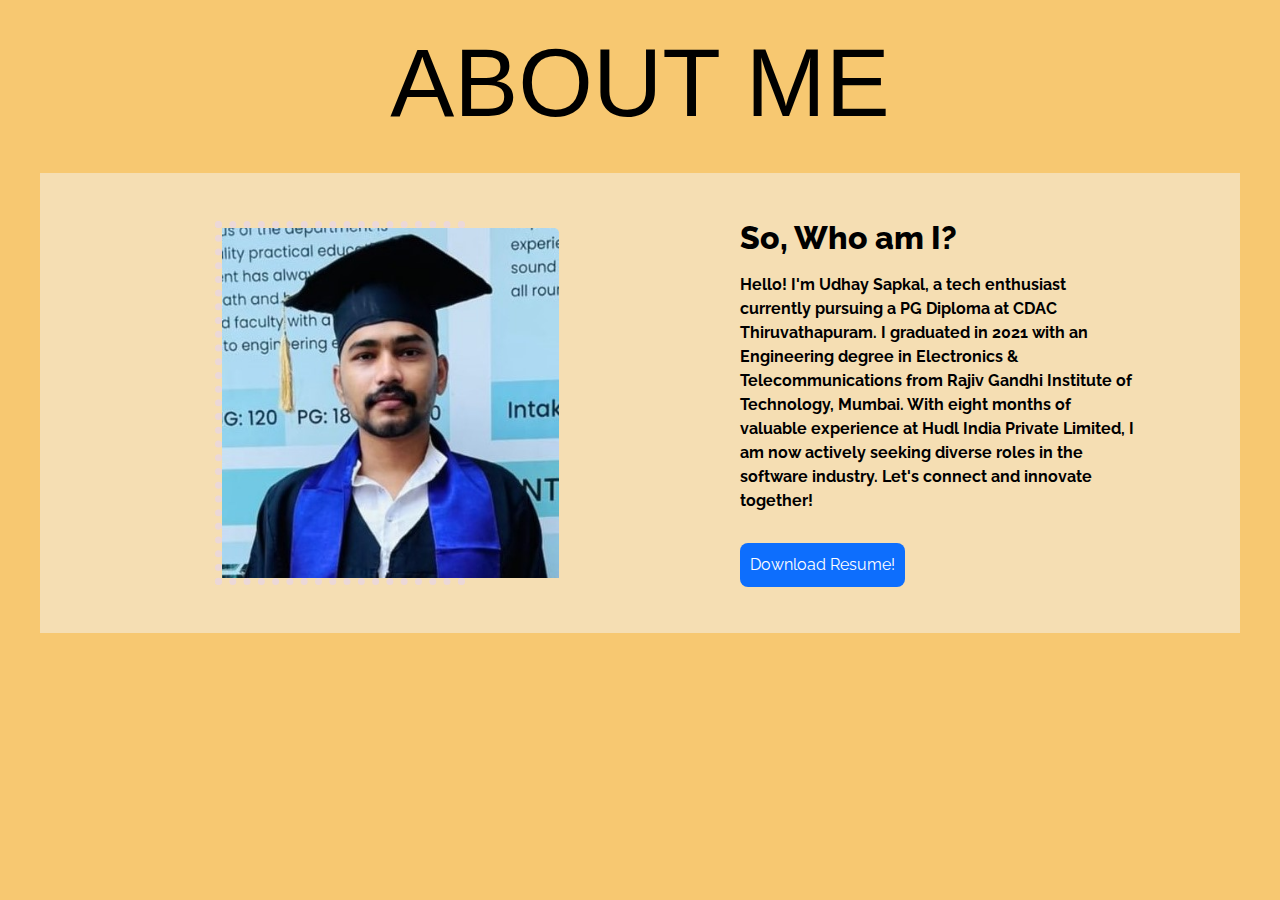
<file: about.html>
<!DOCTYPE html>
<html lang="en">
<head>
    <meta charset="UTF-8">
    <meta name="viewport" content="width=device-width, initial-scale=1.0">
    <link href="https://fonts.googleapis.com/css2?family=Raleway:wght@100&display=swap" rel="stylesheet">
    <link href="https://cdn.jsdelivr.net/npm/bootstrap@5.3.2/dist/css/bootstrap.min.css" rel="stylesheet">
    <link rel="stylesheet" href="style.css">
    <link rel="stylesheet" href="style2.css">
    <title>About</title>
</head>
<body>

    <!-- <header>
        <nav class="nav-bar">
            <div class="left">Udhay Portfolio</div>
            <div class="right">
                <ul>
                    <li><a href="index.html">Home</a></li>
                    <li><a href="about.html">About</a></li>
                    <li><a href="exp.html">Experiences</a></li>
                    <li><a href="">Projects</a></li>
                    <li><a href="contact.html" >Contact Me</a></li>
                </ul>
            </div>
        </nav>
    </header> -->

    <section>
        <div class="header">
            <div class="about-me">
                <h2>About me</h2>
            </div>
        </div>
    </section>

    <section class="main">
        <div class="left">
            <div class="image2">
                <img src="resilience.jpeg" alt="" class="image" style="height: 350px; border-top-right-radius: 5px">
            </div>
        </div>

        <div class="right">
            <div class="content">
                <h3>So, Who am I?</h3>
                <p>Hello! I'm Udhay Sapkal, a tech enthusiast currently pursuing a PG Diploma at CDAC Thiruvathapuram. 
                    I graduated in 2021 with an Engineering degree in Electronics & Telecommunications from Rajiv Gandhi Institute of Technology, Mumbai. 
                    With eight months of valuable experience at Hudl India Private Limited, 
                    I am now actively seeking diverse roles in the software industry. Let's connect and innovate together!</p>
                <div class="resume">
                    <button type="button" class="btn btn-primary btn-lg resume-btn">Download Resume!</button>
                </div>
            </div>
        </div>
    </section>

    
        
    

</body>
</html>
</file>
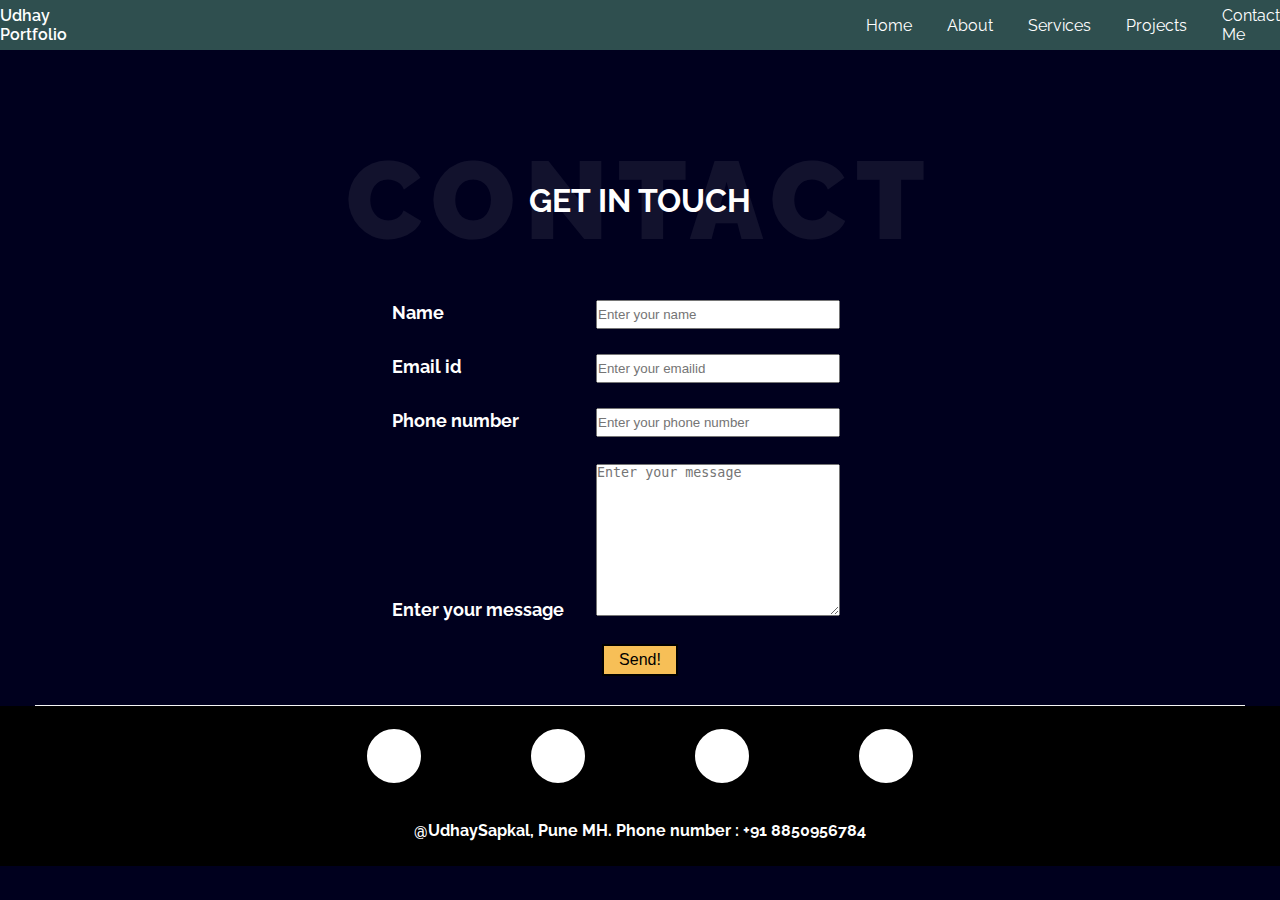
<file: contact.html>
<!DOCTYPE html>
<html lang="en">
<head>
    <meta charset="UTF-8">
    <meta name="viewport" content="width=device-width, initial-scale=1.0">
    <link rel="preconnect" href="https://fonts.googleapis.com">
    <link rel="preconnect" href="https://fonts.gstatic.com" crossorigin>
    <link href="https://fonts.googleapis.com/css2?family=Raleway:wght@100&display=swap" rel="stylesheet">
    <link rel="stylesheet" href="https://cdnjs.cloudflare.com/ajax/libs/font-awesome/6.5.1/css/all.min.css" integrity="sha512-DTOQO9RWCH3ppGqcWaEA1BIZOC6xxalwEsw9c2QQeAIftl+Vegovlnee1c9QX4TctnWMn13TZye+giMm8e2LwA==" crossorigin="anonymous" referrerpolicy="no-referrer" />
    <link rel="stylesheet" href="style1.css">
    <title>Contact Me</title>
</head>
<body>
    <header>
        <nav class="nav-bar">
            <div class="left">Udhay Portfolio</div>
            <div class="right">
                <ul>
                    <li>Home</li>
                    <li>About</li>
                    <li>Services</li>
                    <li>Projects</li>
                    <li><a href="contact.html" >Contact Me</a></li>
                </ul>
            </div>
        </nav>
    </header>

    <div class="full">
        <main>
            <div class="home text">
                <h1 class="divfirst">
                    Get in touch
                </h1>
                <span class="ctn">Contact</span>
            </div>
        </main>
    </div>
    <section>
        <div class="msg">
            <div class="text1">
               <table>
                <tr>
                    <td>
                        <label for="" class="textid1 box">Name</label>
                        <input type="text" placeholder="Enter your name" class="text-area">
                    </td>
                </tr>
                <tr>
                    <td>
                        <label for="" class="textid2 box">Email id</label>
                        <input type="text" placeholder="Enter your emailid" class="text-area">
                    </td>
                </tr>
                <tr>
                    <td>
                        <label for="" class="textid3 box">Phone number</label>
                        <input type="text" placeholder="Enter your phone number" class="text-area">
                    </td>
                </tr>
                <tr>
                    <td>
                        <label for="" class="textid4 box">Enter your message</label>
                        <textarea name="" id="" cols="30" rows="10" placeholder="Enter your message" class="textmessage"></textarea>
                    </td>
                </tr>
                <tr>
                    <td>
                        
                    </td>
                </tr>
                
               </table>
               
            </div>
            
        </div>
        
    </section>
    <div class="btn">
        <div class="sendbtn">
            <button type="button" class="textsend">Send!</button>
        </div>  
    </div>

    <footer id="footbar">
     
    </footer>

    <footer>
        <div class="foot">
            <div class="icon linkedin">
              <a href="https://www.linkedin.com/in/udaysapkal15/?originalSubdomain=in"><i class="fa-brands fa-linkedin"></i></a>  
            </div>
            <div class="icon github">
              <a href=""></a>  <i class="fa-brands fa-github"></i>
            </div>
            <div class="icon at">
               <a href=""></a> <i class="fa-solid fa-at"></i>
            </div>
            <div class="icon wa">
               <a href="#"><i class="fa-brands fa-whatsapp"></i></a> 
            </div>
         </div>
         <div class="footend">
            @UdhaySapkal, Pune MH.
            <span> Phone number : +91 8850956784</span>
         </div>
    </footer>
</body>
</html>
</file>
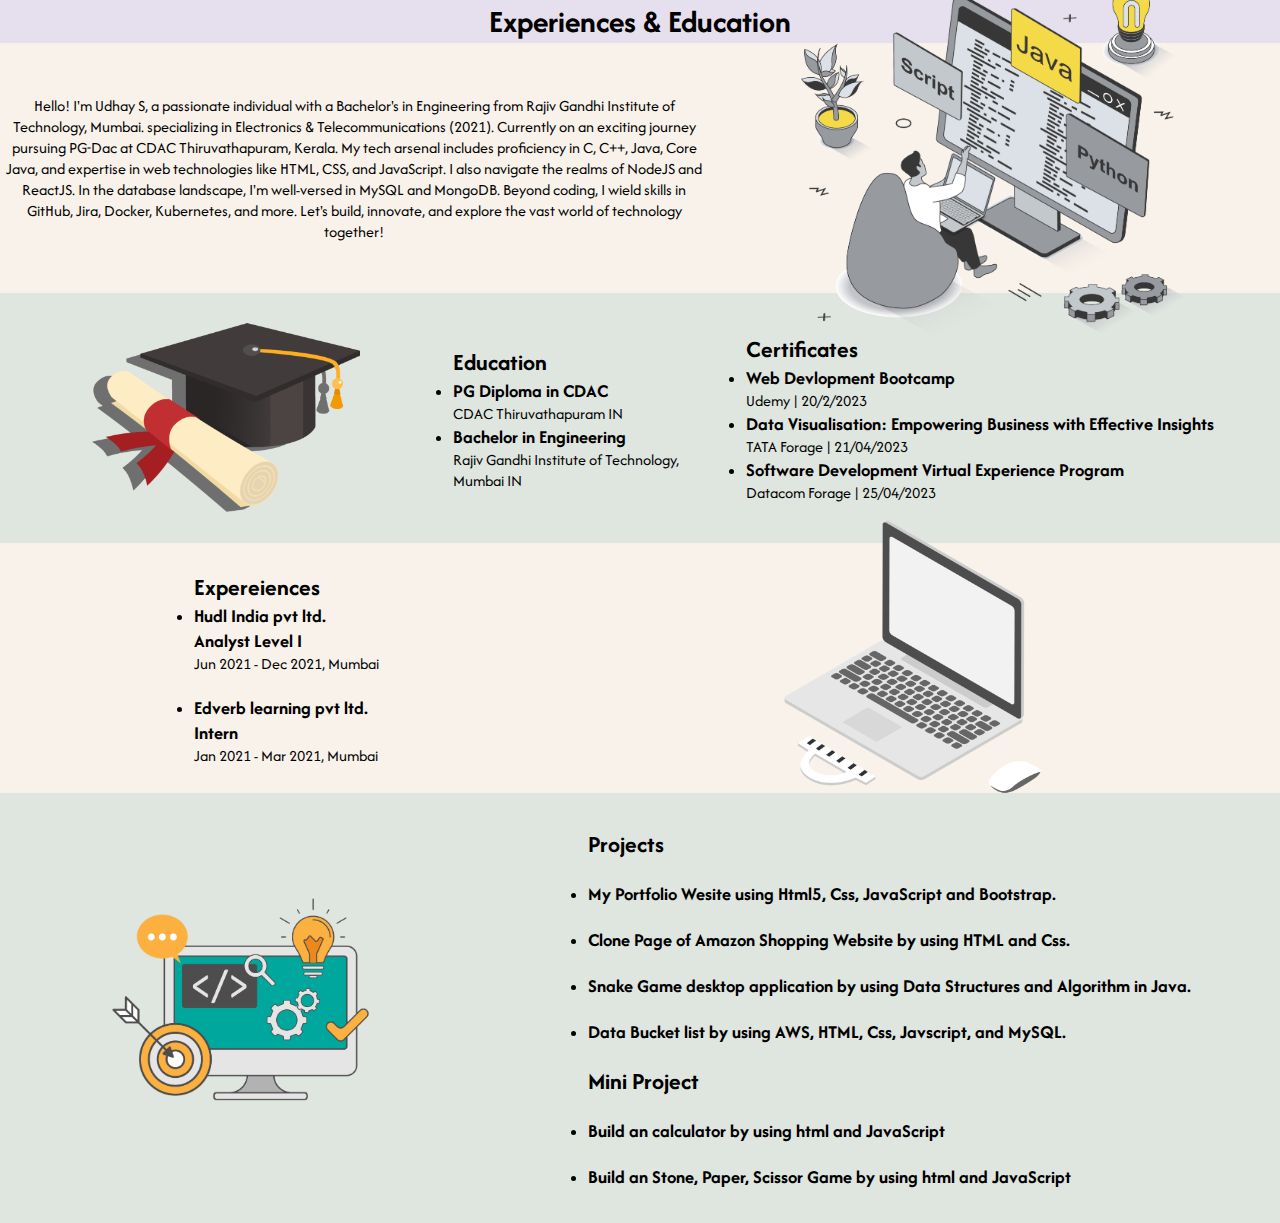
<file: exp.html>
<!DOCTYPE html>
<html lang="en">
<head>
    <meta charset="UTF-8">
    <meta name="viewport" content="width=device-width, initial-scale=1.0">
    <link rel="stylesheet" href="style3.css">
    <link rel="preconnect" href="https://fonts.googleapis.com">
    <link rel="preconnect" href="https://fonts.gstatic.com" crossorigin>
    <link href="https://fonts.googleapis.com/css2?family=Afacad:wght@500&display=swap" rel="stylesheet">
    <title>Experiences</title>
</head>
<body>
    <section>
        <main>
            <div class="head">
                <div class="heading">
                    Experiences & Education
                </div>
            </div>
        </main>
     </section>

     <section>
        <div class="hero">
            <div class="hero-head">
                <div class="hero-msg">
                    <p>                  
     Hello! I'm Udhay S, a passionate individual with a Bachelor's in Engineering from Rajiv Gandhi Institute of Technology, Mumbai.
     specializing in Electronics & Telecommunications (2021). Currently on an exciting journey pursuing PG-Dac at CDAC Thiruvathapuram, Kerala.
     My tech arsenal includes proficiency in C, C++, Java, Core Java, and expertise in web technologies like HTML, CSS, and JavaScript.
     I also navigate the realms of NodeJS and ReactJS. In the database landscape, I'm well-versed in MySQL and MongoDB. Beyond coding, 
     I wield skills in GitHub, Jira, Docker, Kubernetes, and more. Let's build, innovate, and explore the vast world of technology together!
                    </p>
                </div>
                <div class="img">
                    <img src="Developer.png" alt="" class="hero-img" srcset="" >
                </div>
            </div>
           
        </div>
        <div class="hero-second">
            <div class="img">
                <img src="Degree.png" alt="" class="hero-second-img">
            </div>

            <div class="column" id="education">
                <h2>Education</h2>
                <ul>
                    <li>
                        <h3>PG Diploma in CDAC</h3>
                        <p>CDAC Thiruvathapuram IN</p>
                    </li>
                    <li>
                        <h3>Bachelor in Engineering</h3>
                        <p>Rajiv Gandhi Institute of Technology, <br> Mumbai IN</p>
                    </li>
                </ul>
            </div>

            <div class="column" id="certificates">
                <h2>Certificates</h2>
                <ul>
                    <li>
                        <h3>Web Devlopment Bootcamp</h3>
                        <p>Udemy | 20/2/2023</p>
                    </li>
                    <li>
                        <h3>Data Visualisation: Empowering Business with Effective Insights
                            </h3>
                        <p>TATA Forage | 21/04/2023</p>
                    </li>
                    <li>
                        <h3>Software Development Virtual Experience Program</h3>
                        <p>Datacom Forage | 25/04/2023</p>
                    </li>
                </ul>
            </div>
         </div>

        <div class="hero-third">
            <div class="column" id="education">
                <h2>Expereiences</h2>
                <ul>
                    <li>
                        <h3>Hudl India pvt ltd. <p>Analyst Level I</p> </h3>
                        <p>Jun 2021 - Dec 2021, Mumbai</p>
                    </li> <br>
                    <li>
                        <h3>Edverb learning pvt ltd. <p>Intern</p></h3>
                        <p> Jan 2021 - Mar 2021, Mumbai</p>
                    </li>
                </ul>
            </div>

            
            <div class="img">
                <img src="Expereience.png" alt="" class="hero-second-img">
            </div>
        </div>
         
    <div class="hero-fourth">
        <div class="column" id="education" style="order: 2;">
            <h2>Projects</h2> <br>
            <ul>
                <li>
                    <h3>My Portfolio Wesite using Html5, Css, JavaScript and Bootstrap.</h3>
                    
                </li> <br>
                <li>
                    <h3>Clone Page of Amazon Shopping Website by using HTML and Css.</h3>
                    
                </li> <br>
                <li>
                    <h3>Snake Game desktop application by using Data Structures and Algorithm in Java.</h3>
                </li> <br>
                
                <li>
                    <h3>Data Bucket list by using AWS, HTML, Css, Javscript, and MySQL.</h3>
                </li>
            </ul> <br>
            <h2>Mini Project</h2> <br>
            <ul>
                <li>
                    <h3>Build an calculator by using html and JavaScript</h3>
                </li> <br>
                <li>
                    <h3>Build an Stone, Paper, Scissor Game by using html and JavaScript</h3>
                </li>
            </ul>
        </div>

        
        <div class="img">
            <img src="Project.png" alt="" class="hero-second-img" style="order: 1;">
        </div>
    </div>
    </div>
    </section>
</body>
</html>
</file>
<file: style.css>
* {
    margin: 0;
    padding: 0;
    box-sizing: border-box;
}

body {
    background-color: whitesmoke;
    color: black;
    font-family: 'Poppins', sans-serif;
    margin: 0;
}

.left {
    font-weight: 700;
    font-size: 1.5rem;
    padding: 10px;
}

.left:hover {
    border: 0.5px solid whitesmoke;
}

nav{
    position: sticky;
    top: 0;
    z-index: 1000;
}

.nav-bar {
    display: flex;
    height: 80px;
    background-color: darkslategray;
    justify-content: space-between;
    align-items: center;
    padding: 0 20px;
}

ul {
    display: flex;
    list-style: none;
}

li {
    margin-left: 20px;
}

li a {
    color: white;
    text-decoration: none;
}

li:hover {
    border-bottom: 2px solid whitesmoke;
}

.section {
    display: flex;
    flex-wrap: wrap;
    justify-content: space-around;
    margin: 50px 0;
    align-items: center;
    font-weight: 700;
    padding: 0 20px;
}

.section>div {
    width: 100%;
    box-sizing: border-box;
    margin-bottom: 0px;
}

.leftsection {
    margin: 30px 0;
    font-size: 2rem;
}

.rightsection img {
    width: 100%;
    max-height: 500px;
    object-fit: cover;
}

#element {
    color: chocolate;
}

.btn {
    padding: 10px;
    font-size: 1rem;
}

/* Media Queries for responsiveness */
@media screen and (min-width: 768px) {
    .nav-bar {
        padding: 0 50px;
    }

    .section>div {
        width: 48%;
    }
}

@media screen and (min-width: 992px) {
    .section>div {
        width: 35%;
    }
}

.div-icon{
    display: block;
}

.btn{
    margin-top: 10px;
}


.div-icon{
    margin-top: 10px;
    cursor: pointer;
}

#icon-selector{
    margin-left: 22px;
}

.foot-section{
    font-size: 0.85rem;
    text-align: center;
    background-color: darkslategray;
    padding: 20px;
}
</file>
<file: style2.css>
* {
    margin: 0;
    padding: 0;
    box-sizing: border-box;
}

body {
    background-color: rgb(247, 200, 113);
    color: black;
    font-family: 'Raleway', sans-serif;
}

.header {
    font-weight: 800;
    font-size: 2rem;
    text-transform: uppercase;
    margin-top: 25px;
    display: flex;
    align-items: center;
    justify-content: center;
}

h2 {
    color: black;
    font-family: "arial";
    font-size: 3em;
    white-space: nowrap;
    overflow: hidden;
    width: 100%;
    animation: animtext 4s steps(80, end);
    transition: all cubic-bezier(0.1, 0.7, 1.0, 0.1);
}

@keyframes animtext {
    from {
        width: 0;
        transition: all 2s ease-in-out;
    }
}

.main {
    margin: 25px 40px; 
    display: flex;
    height: 500px;
    flex-wrap: wrap; 
    justify-content: space-around; 
}

.right{
    background-color: wheat;
    width: 50%;
    display: flex;
    justify-content: center;
    align-items: center;
    margin-bottom: 40px; 
}

.left {
    background-color: wheat;
    width: 50%; 
    display: flex;
    justify-content: center;
    align-items: center;
    margin-bottom: 40px; 
}

.image2 {
    width: 250px; 
    
    display: block;
    border: 7px dotted rgb(236, 216, 216);
}

.content {
    width: 100%; 
    max-width: 400px; 
}

.content h3 {
    font-size: 2rem; 
    font-weight: 800;
    margin-bottom: 15px; 
}

.content p {
    font-size: 1rem; 
    color: black;
    font-weight: 700;
    margin-bottom: 20px;
}

.resume {
    margin-top: 1rem; 
}

.resume-btn {
    padding: 10px;
    border: none;
}
</file>
<file: style1.css>
*{
    margin: 0px;
    padding: 0px;
}

body{
    background-color:rgb(0, 0, 30);
    color: white;
    font-family: 'Raleway', sans-serif;
}

.left{
    font-size: 16px;
    font-weight: 600;
}
nav{
    position: sticky;
    top: 0;
    z-index: 1000;
}
.nav-bar{
    display: flex;
    height: 50px;
    background-color: darkslategray;
    justify-content: center;
    align-items: center;
    
   
}

ul{
    display: flex;
    justify-items: center;
    align-items: center;
    justify-content: flex-end;
    margin-left: 750px;
}

li{
    margin-left: 35px ;
    text-decoration: none;
    list-style: none;
    color: white;

}

li:hover{
    color: orangered;
    cursor: pointer;
}
li a{
    color: white; 
    text-decoration: none;
}
li a:hover{
    color: orangered;
}
.home{
    margin-top: 100px;
    height: 100px;
    position: relative;
    justify-content: center;
    align-items: center;
    display: flex;
}

.divfirst{
    font-size: 2rem;
    text-transform: uppercase;
}

.ctn{
    font-size: 110px;
    left: 0;
    letter-spacing: 10px;
    position: absolute;
    right: 0;
    text-align: center;
    top: 50%;
    text-transform: uppercase;
    font-weight: 900;
    transform: translateY(-50%);
    color: hsla(0,0%,100%,.07);
}

.msg{

    
    height: 350px;
    /* background-color: pink; */
    display: flex;
    justify-content: center;
    align-items: center;
}

.text1{
    height: 300px;
    width: 500px;
    margin: 25px 0;
    /* background-color: red; */
    
}

.box{
    width: 200px;
    height: 22px;
    display: inline-block;
    font-size: large;
    font-weight: 700;
    margin-top: 25px;
}

.text-area{
    width: 240px;
    height: 25px;
}


.textmessage{
    margin-top: 25px;
    width: 242px;
}

.btn{
    margin-top: 30px;
    display: flex;
    justify-content: center;
    align-items: center;
    height: 60px;
}

.textsend{
    background-color: rgb(247, 191, 87);
    padding: 5px 15px ;
    border: solid 2px black;
    font-weight: 500;
    font-size: 1rem;
    cursor: pointer;
}

.textsend:hover{
background-color: chocolate;
}

#footbar{
    margin: 15px 35px 0px 35px ; 
    
    border-top: 1px solid whitesmoke;
}

.foot{
    display: flex;
    background-color: black;
    justify-content:center;
    align-items: center;
    height: 100px;
    
}

.icon{
    margin: 15px 55px 15px 55px; 
    cursor: pointer;
    height:50px;
    width: 50px;
    display: flex;
    justify-content: center;
    align-items: center;
    background-color: white;
    color: rgb(25, 45, 45);
    border: 2px solid white;
    border-radius: 50%;  
    font-size: 2rem;
    
}

.linkedin:hover{
    color: rgb(8, 90, 205);

}

.wa:hover{
    color: rgb(13, 210, 13);
}

.at:hover{
    color: red;
}

.github:hover {
    color:black;
}
.footend{
    background-color: black;
    height: 30px;
    padding: 15px;
    align-items: center;
    justify-content: center;
    text-align: center;
    font-weight: 700;
}
</file>
<file: style3.css>
*{
   margin: 0px;
   padding: 0px;
   max-height: fit-content;
   font-family: 'Afacad', sans-serif;
}

body{
    background-color:black;
    color: Black;
    height: 100%;
    
   
}

.head{
    background-color: rgb(230, 223, 237);
    height: 100px;
    display: flex;
    justify-content: center;
    align-items: center;
    font-weight: 700;
    font-size: 2rem;
    
}

.hero{
    height: 250px;
    background-color: rgb(223, 229, 223);
    display: flex;
    text-align: center;
}

.hero-head{
    background-color: rgb(248, 242, 234);
    display: flex;
    place-items: center;
}

.hero-img{
    height: 400px;

}

.hero-second{
    background-color: rgb(223, 229, 223);
    display: flex;
    align-items: center;
    height: 250px;
    justify-content: space-evenly;
    
}

.hero-second-img{
    height: 320px;
}

.hero-third{
    background-color: rgb(248, 242, 234);
    display: flex;
    align-items: center;
    height: 250px;
    justify-content:space-around;
}

.hero-fourth{
    padding-top: 40px;
    background-color:  rgb(223, 229, 223);
    display: flex;
    align-items: center;
    height: 350px;
    justify-content:space-around;
    padding-bottom: 40px;
}
</file>
